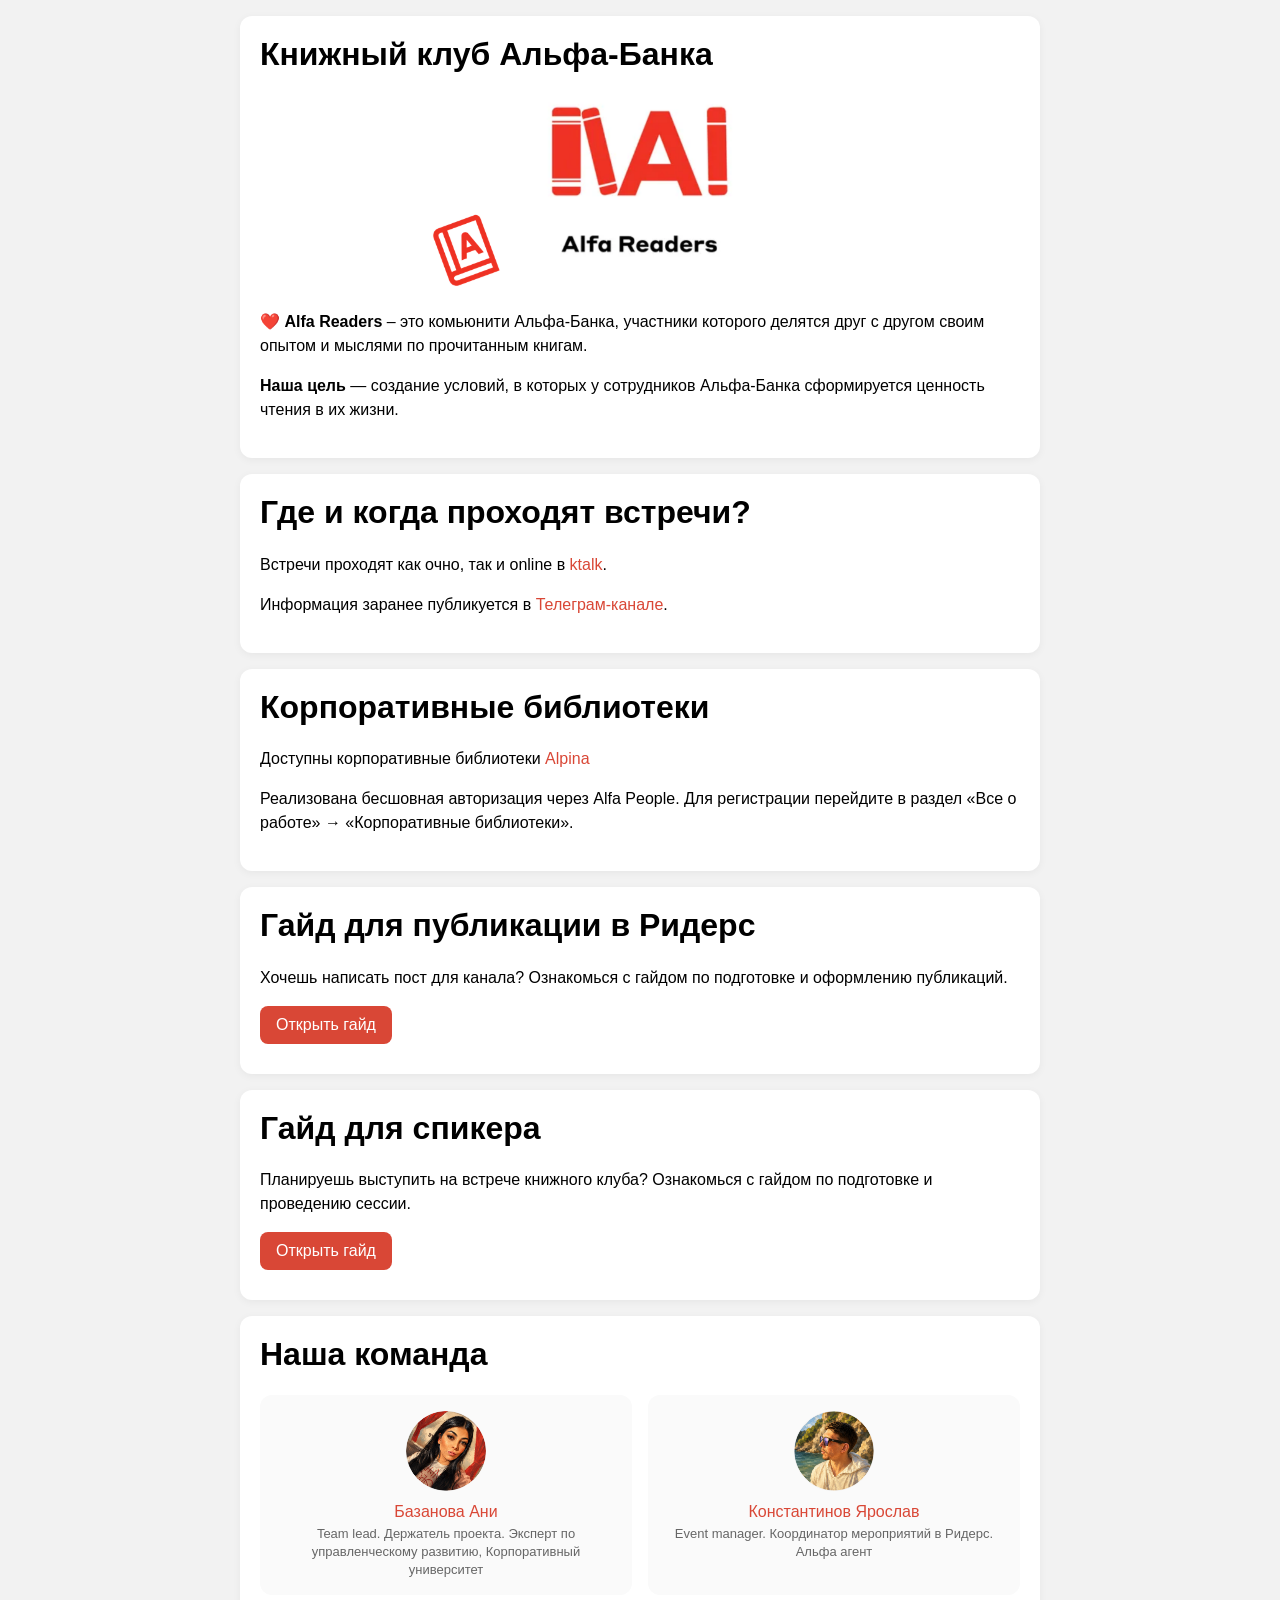
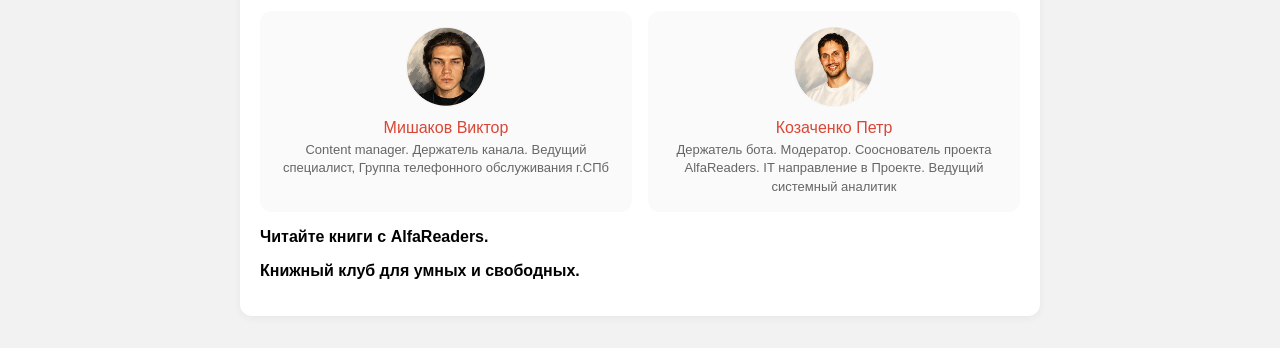
<file: public/index.html>
<!DOCTYPE html>
<html lang="ru">
<head>
  <meta charset="UTF-8">
  <title>Книжный клуб Альфа-Банка</title>
  <meta name="viewport" content="width=device-width, initial-scale=1.0">

  <script src="https://telegram.org/js/telegram-web-app.js"></script>
  <link rel="stylesheet" href="style.css">
</head>

<body>
  <div class="container">

    <div class="section">
      <h1>Книжный клуб Альфа-Банка</h1>
      <div class="center">
        <img src="images/top.png" alt="">
      </div>

      <p class="main-text">
        ❤️ <b>Alfa Readers</b> – это комьюнити Альфа-Банка, участники которого делятся друг с другом своим опытом и мыслями
        по прочитанным книгам.
      </p>
      <p class="main-text">
        <b>Наша цель</b> — создание условий, в которых у сотрудников Альфа-Банка сформируется ценность чтения в их жизни.
      </p>
    </div>

    <div class="section">
      <h1>Где и когда проходят встречи?</h1>
      <p class="main-text">
        Встречи проходят как очно, так и online в
        <a target="_blank" href="https://alfabank.ktalk.ru/alfaReaders">ktalk</a>.
      </p>
      <p class="main-text">
        Информация заранее публикуется в
        <a target="_blank" href="https://t.me/+493QJBdX_wtjMzc6">Телеграм-канале</a>.
      </p>
    </div>



    <div class="section">
      <h1>Корпоративные библиотеки</h1>
      <p class="main-text">
        Доступны корпоративные библиотеки
        <a target="_blank" href="https://login.alpinadigital.ru">Alpina</a>
      </p>
      <p class="main-text">
        Реализована бесшовная авторизация через Alfa People.
        Для регистрации перейдите в раздел «Все о работе» → «Корпоративные библиотеки».
      </p>
    </div>

    <div class="section">
      <h1>Гайд для публикации в Ридерс</h1>
      <p class="main-text">Хочешь написать пост для канала? Ознакомься с гайдом по подготовке и оформлению публикаций.</p>
      <a class="link-btn" href="guide.html">Открыть гайд</a>
    </div>

    <div class="section">
      <h1>Гайд для спикера</h1>
      <p class="main-text">Планируешь выступить на встрече книжного клуба? Ознакомься с гайдом по подготовке и проведению сессии.</p>
      <a class="link-btn" href="speaker-guide.html">Открыть гайд</a>
      
    </div>

    <div class="section">
      <h1>Наша команда</h1>

      <div class="team-grid">

        <div class="team-card">
          <div class="team-photo"><img src="images/fe434d60-3a9f-4128-80d9-023592147359.png" alt=""></div>
          <div class="team-nick"><a href="https://t.me/bryant_nita">Базанова Ани</a></div>
          <div class="team-desc">Team lead. 
            Держатель проекта.
            Эксперт по управленческому развитию, Корпоративный университет</div>
        </div>

        <div class="team-card">
          <div class="team-photo"><img src="images/cbce6ced-43c1-4fea-9085-ba39765717a7.png" alt=""></div>
          <div class="team-nick"><a href="https://t.me/Nc7sZ74k8x">Константинов Ярослав</a></div>
          <div class="team-desc">Event manager.
            Координатор мероприятий в Ридерс.
            Альфа агент</div>
        </div>

        <div class="team-card">
          <div class="team-photo"><img src="images/94da695f-dc0f-461b-909a-20ece2b043c6.png" alt=""></div>
          <div class="team-nick"><a href="https://t.me/vikmishakov">Мишаков Виктор</a></div>
          <div class="team-desc">Content manager. Держатель канала.
            Ведущий специалист, Группа телефонного обслуживания г.СПб
          </div>
        </div>

        <div class="team-card">
          <div class="team-photo"><img src="images/946b55d8-d037-42cf-b57b-3cc4135a390e.png" alt=""></div>
          <div class="team-nick"><a href="https://t.me/RuSlone">Козаченко Петр</a></div>
          <div class="team-desc">Держатель бота. Модератор. Сооснователь проекта AlfaReaders.
            IT направление в Проекте.
Ведущий системный аналитик
          </div>
        </div>

      </div>
      <p></p>
      <p></p>
      <p><b>Читайте книги с AlfaReaders.</b></p>
      <p><b>Книжный клуб для умных и свободных.</b></p>
    </div>

  </div>

  <script>
    const tg = window.Telegram.WebApp;
    tg.ready();

    const user = tg.initDataUnsafe?.user;
    if (user) {
      document.getElementById("user").innerText = `Привет, ${user.first_name}!`;
    }
  </script>

  <!-- Yandex.Metrika counter -->
<script type="text/javascript">
  (function(m,e,t,r,i,k,a){
      m[i]=m[i]||function(){(m[i].a=m[i].a||[]).push(arguments)};
      m[i].l=1*new Date();
      for (var j = 0; j < document.scripts.length; j++) {if (document.scripts[j].src === r) { return; }}
      k=e.createElement(t),a=e.getElementsByTagName(t)[0],k.async=1,k.src=r,a.parentNode.insertBefore(k,a)
  })(window, document,'script','https://mc.yandex.ru/metrika/tag.js?id=109546746', 'ym');

  ym(109546746, 'init', {ssr:true, clickmap:true, ecommerce:"dataLayer", referrer: document.referrer, url: location.href, accurateTrackBounce:true, trackLinks:true});
</script>
<noscript><div><img src="https://mc.yandex.ru/watch/109546746" style="position:absolute; left:-9999px;" alt="" /></div></noscript>
<!-- /Yandex.Metrika counter -->
</body>
</html>
</file>
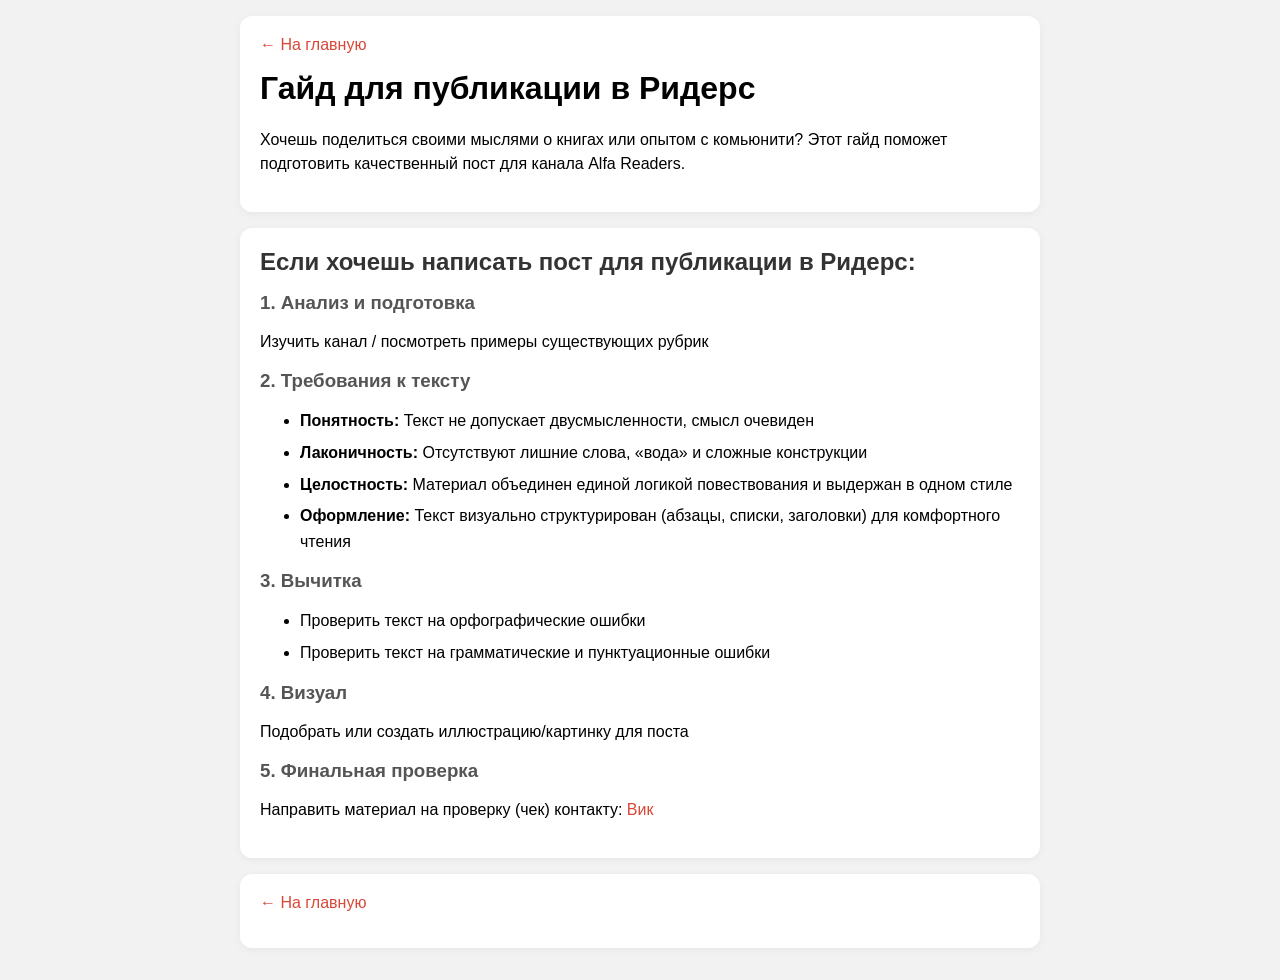
<file: public/guide.html>
<!DOCTYPE html>
<html lang="ru">
<head>
  <meta charset="UTF-8">
  <title>Гайд для публикации в Ридерс</title>
  <meta name="viewport" content="width=device-width, initial-scale=1.0">

  <script src="https://telegram.org/js/telegram-web-app.js"></script>
  <link rel="stylesheet" href="style.css">
</head>

<body>
  <div class="container">

    <div class="section">
      <a href="/" class="back-link">← На главную</a>
      <h1>Гайд для публикации в Ридерс</h1>
      <p class="main-text">Хочешь поделиться своими мыслями о книгах или опытом с комьюнити? Этот гайд поможет подготовить качественный пост для канала Alfa Readers.</p>
    </div>


    <div class="section">
      <h2>Если хочешь написать пост для публикации в Ридерс:</h2>

      <h3>1. Анализ и подготовка</h3>
      <p class="main-text">Изучить канал / посмотреть примеры существующих рубрик</p>

      <h3>2. Требования к тексту</h3>
      <ul>
        <li><b>Понятность:</b> Текст не допускает двусмысленности, смысл очевиден</li>
        <li><b>Лаконичность:</b> Отсутствуют лишние слова, «вода» и сложные конструкции</li>
        <li><b>Целостность:</b> Материал объединен единой логикой повествования и выдержан в одном стиле</li>
        <li><b>Оформление:</b> Текст визуально структурирован (абзацы, списки, заголовки) для комфортного чтения</li>
      </ul>

      <h3>3. Вычитка</h3>
      <ul>
        <li>Проверить текст на орфографические ошибки</li>
        <li>Проверить текст на грамматические и пунктуационные ошибки</li>
      </ul>

      <h3>4. Визуал</h3>
      <p class="main-text">Подобрать или создать иллюстрацию/картинку для поста</p>

      <h3>5. Финальная проверка</h3>
      <p class="main-text">Направить материал на проверку (чек) контакту: <b><a href="https://t.me/vikmishakov">Вик</a> </b></p>
    </div>

    <div class="section">
      <a href="/" class="back-link">← На главную</a>
    </div>

  </div>

  <script>
    const tg = window.Telegram.WebApp;
    tg.ready();
  </script>

  <!-- Yandex.Metrika counter -->
<script type="text/javascript">
  (function(m,e,t,r,i,k,a){
      m[i]=m[i]||function(){(m[i].a=m[i].a||[]).push(arguments)};
      m[i].l=1*new Date();
      for (var j = 0; j < document.scripts.length; j++) {if (document.scripts[j].src === r) { return; }}
      k=e.createElement(t),a=e.getElementsByTagName(t)[0],k.async=1,k.src=r,a.parentNode.insertBefore(k,a)
  })(window, document,'script','https://mc.yandex.ru/metrika/tag.js?id=109546746', 'ym');

  ym(109546746, 'init', {ssr:true, clickmap:true, ecommerce:"dataLayer", referrer: document.referrer, url: location.href, accurateTrackBounce:true, trackLinks:true});
</script>
<noscript><div><img src="https://mc.yandex.ru/watch/109546746" style="position:absolute; left:-9999px;" alt="" /></div></noscript>
<!-- /Yandex.Metrika counter -->
</body>
</html>
</file>
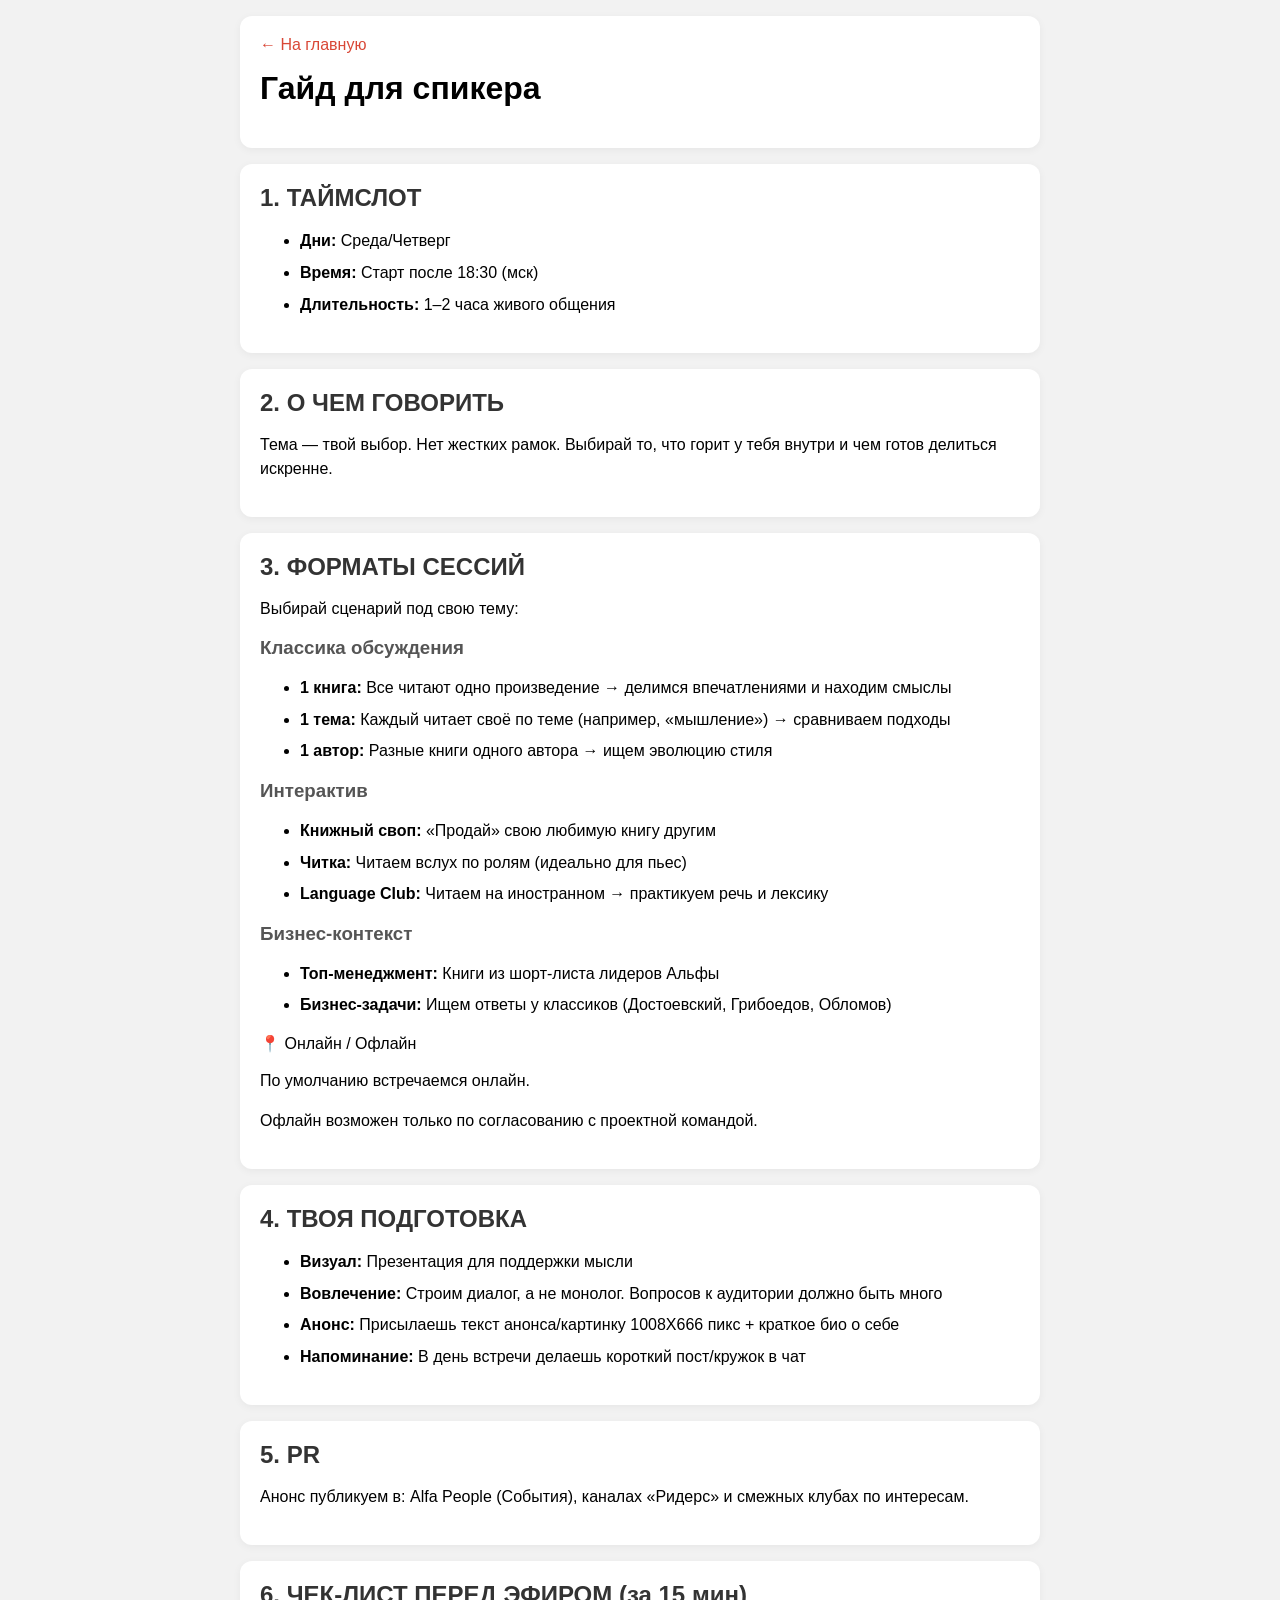
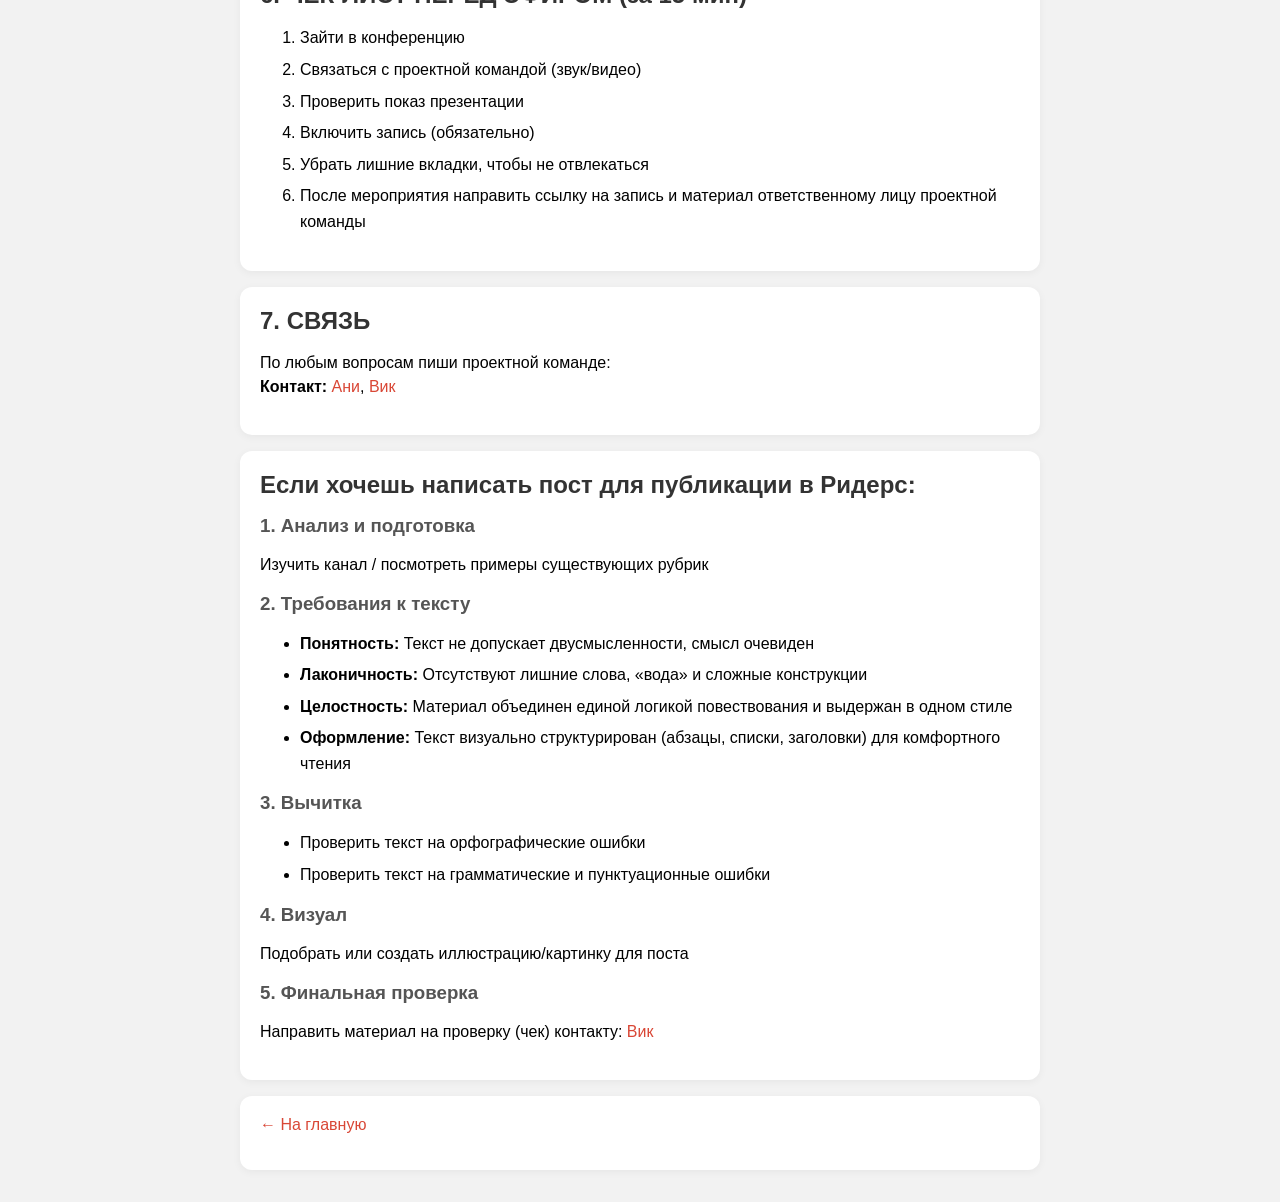
<file: public/speaker-guide.html>
<!DOCTYPE html>
<html lang="ru">
<head>
  <meta charset="UTF-8">
  <title>Гид для спикера — Alfa Readers</title>
  <meta name="viewport" content="width=device-width, initial-scale=1.0">

  <script src="https://telegram.org/js/telegram-web-app.js"></script>
  <link rel="stylesheet" href="style.css">
</head>

<body>
  <div class="container">

    <div class="section">
      <a href="/" class="back-link">← На главную</a>
      <h1>Гайд для спикера</h1>
    </div>

    <div class="section">
      <h2>1. ТАЙМСЛОТ</h2>
      <ul>
        <li><b>Дни:</b> Среда/Четверг</li>
        <li><b>Время:</b> Старт после 18:30 (мск)</li>
        <li><b>Длительность:</b> 1–2 часа живого общения</li>
      </ul>
    </div>

    <div class="section">
      <h2>2. О ЧЕМ ГОВОРИТЬ</h2>
      <p class="main-text">
        Тема — твой выбор. Нет жестких рамок. Выбирай то, что горит у тебя внутри и чем готов делиться искренне.
      </p>
    </div>

    <div class="section">
      <h2>3. ФОРМАТЫ СЕССИЙ</h2>
      <p class="main-text">Выбирай сценарий под свою тему:</p>

      <h3>Классика обсуждения</h3>
      <ul>
        <li><b>1 книга:</b> Все читают одно произведение → делимся впечатлениями и находим смыслы</li>
        <li><b>1 тема:</b> Каждый читает своё по теме (например, «мышление») → сравниваем подходы</li>
        <li><b>1 автор:</b> Разные книги одного автора → ищем эволюцию стиля</li>
      </ul>

      <h3>Интерактив</h3>
      <ul>
        <li><b>Книжный своп:</b> «Продай» свою любимую книгу другим</li>
        <li><b>Читка:</b> Читаем вслух по ролям (идеально для пьес)</li>
        <li><b>Language Club:</b> Читаем на иностранном → практикуем речь и лексику</li>
      </ul>

      <h3>Бизнес-контекст</h3>
      <ul>
        <li><b>Топ-менеджмент:</b> Книги из шорт-листа лидеров Альфы</li>
        <li><b>Бизнес-задачи:</b> Ищем ответы у классиков (Достоевский, Грибоедов, Обломов)</li>
      </ul>

      <p class="note">📍 Онлайн / Офлайн</p>
      <p class="main-text">По умолчанию встречаемся онлайн.</p>
      <p class="main-text">Офлайн возможен только по согласованию с проектной командой.</p>
    </div>

    <div class="section">
      <h2>4. ТВОЯ ПОДГОТОВКА</h2>
      <ul>
        <li><b>Визуал:</b> Презентация для поддержки мысли</li>
        <li><b>Вовлечение:</b> Строим диалог, а не монолог. Вопросов к аудитории должно быть много</li>
        <li><b>Анонс:</b> Присылаешь текст анонса/картинку 1008Х666 пикс + краткое био о себе</li>
        <li><b>Напоминание:</b> В день встречи делаешь короткий пост/кружок в чат</li>
      </ul>
    </div>

    <div class="section">
      <h2>5. PR</h2>
      <p class="main-text">
        Анонс публикуем в: Alfa People (События), каналах «Ридерс» и смежных клубах по интересам.
      </p>
    </div>

    <div class="section">
      <h2>6. ЧЕК-ЛИСТ ПЕРЕД ЭФИРОМ (за 15 мин)</h2>
      <ol>
        <li>Зайти в конференцию</li>
        <li>Связаться с проектной командой (звук/видео)</li>
        <li>Проверить показ презентации</li>
        <li>Включить запись (обязательно)</li>
        <li>Убрать лишние вкладки, чтобы не отвлекаться</li>
        <li>После мероприятия направить ссылку на запись и материал ответственному лицу проектной команды</li>
      </ol>
    </div>

    <div class="section">
      <h2>7. СВЯЗЬ</h2>
      <p class="main-text">
        По любым вопросам пиши проектной команде:<br>
        <b>Контакт:</b> <a href="https://t.me/bryant_nita">Ани</a>, <a href="https://t.me/vikmishakov">Вик</a>
      </p>
    </div>

    <div class="section">
      <h2>Если хочешь написать пост для публикации в Ридерс:</h2>

      <h3>1. Анализ и подготовка</h3>
      <p class="main-text">Изучить канал / посмотреть примеры существующих рубрик</p>

      <h3>2. Требования к тексту</h3>
      <ul>
        <li><b>Понятность:</b> Текст не допускает двусмысленности, смысл очевиден</li>
        <li><b>Лаконичность:</b> Отсутствуют лишние слова, «вода» и сложные конструкции</li>
        <li><b>Целостность:</b> Материал объединен единой логикой повествования и выдержан в одном стиле</li>
        <li><b>Оформление:</b> Текст визуально структурирован (абзацы, списки, заголовки) для комфортного чтения</li>
      </ul>

      <h3>3. Вычитка</h3>
      <ul>
        <li>Проверить текст на орфографические ошибки</li>
        <li>Проверить текст на грамматические и пунктуационные ошибки</li>
      </ul>

      <h3>4. Визуал</h3>
      <p class="main-text">Подобрать или создать иллюстрацию/картинку для поста</p>

      <h3>5. Финальная проверка</h3>
      <p class="main-text">Направить материал на проверку (чек) контакту: <b><a href="https://t.me/vikmishakov">Вик</a> </b></p>
    </div>

    <div class="section">
      <a href="/" class="back-link">← На главную</a>
    </div>

  </div>

  <script>
    const tg = window.Telegram.WebApp;
    tg.ready();
  </script>

  <!-- Yandex.Metrika counter -->
<script type="text/javascript">
  (function(m,e,t,r,i,k,a){
      m[i]=m[i]||function(){(m[i].a=m[i].a||[]).push(arguments)};
      m[i].l=1*new Date();
      for (var j = 0; j < document.scripts.length; j++) {if (document.scripts[j].src === r) { return; }}
      k=e.createElement(t),a=e.getElementsByTagName(t)[0],k.async=1,k.src=r,a.parentNode.insertBefore(k,a)
  })(window, document,'script','https://mc.yandex.ru/metrika/tag.js?id=109546746', 'ym');

  ym(109546746, 'init', {ssr:true, clickmap:true, ecommerce:"dataLayer", referrer: document.referrer, url: location.href, accurateTrackBounce:true, trackLinks:true});
</script>
<noscript><div><img src="https://mc.yandex.ru/watch/109546746" style="position:absolute; left:-9999px;" alt="" /></div></noscript>
<!-- /Yandex.Metrika counter -->
</body>
</html>
</file>
<file: public/style.css>
body {
  margin: 0;
  padding: 0;
  background: #f2f2f2;
  font-family: Arial, sans-serif;
  color: #000;
}

.container {
  max-width: 800px;
  margin: 0 auto;
  padding: 16px;
}

.section {
  background: #ffffff;
  padding: 20px;
  margin-bottom: 16px;
  border-radius: 12px;
  box-shadow: 0 2px 8px rgba(0, 0, 0, 0.05);
}

.center {
  display: flex;
  justify-content: center;
  align-items: center;
}

.center img {
  max-width: 100%;
  height: auto;
  display: block;
  max-height: 200px;
  object-fit: contain;
}

h1 {
  margin-top: 0;
}

.main-text {
  line-height: 1.5;
}

a {
  color: #D94736;
  text-decoration: none;
  font-weight: 500;
}

a:hover {
  text-decoration: underline;
}

.link-btn {
  display: inline-block;
  padding: 10px 16px;
  background: #D94736;
  color: white;
  border-radius: 8px;
  text-decoration: none;
  margin-bottom: 10px;
}

.back-link {
  display: inline-block;
  margin-bottom: 16px;
  color: #D94736;
  text-decoration: none;
  font-weight: 500;
}

.back-link:hover {
  text-decoration: underline;
}

h2 {
  margin-top: 0;
  margin-bottom: 12px;
  color: #333;
}

h3 {
  margin-top: 16px;
  margin-bottom: 8px;
  color: #555;
}

ul, ol {
  line-height: 1.6;
}

li {
  margin-bottom: 6px;
}

.note {
  margin-top: 16px;
  font-weight: 500;
}

.team-grid {
  display: grid;
  grid-template-columns: 1fr;
  gap: 16px;
}

@media (min-width: 480px) {
  .team-grid {
    grid-template-columns: 1fr 1fr;
  }
}

.team-card {
  display: flex;
  flex-direction: column;
  align-items: center;
  text-align: center;
  padding: 16px;
  background: #fafafa;
  border-radius: 12px;
}

.team-photo {
  width: 80px;
  height: 80px;
  border-radius: 50%;
  background: #e0e0e0;
  display: flex;
  align-items: center;
  justify-content: center;
  margin-bottom: 12px;
  color: #999;
  font-size: 28px;
}

.team-photo img {
  width: 100%;
  height: 100%;
  border-radius: 50%;
  object-fit: cover;
}

.team-nick {
  font-weight: bold;
  margin-bottom: 4px;
}

.team-desc {
  font-size: 13px;
  color: #666;
  line-height: 1.4;
}
</file>
